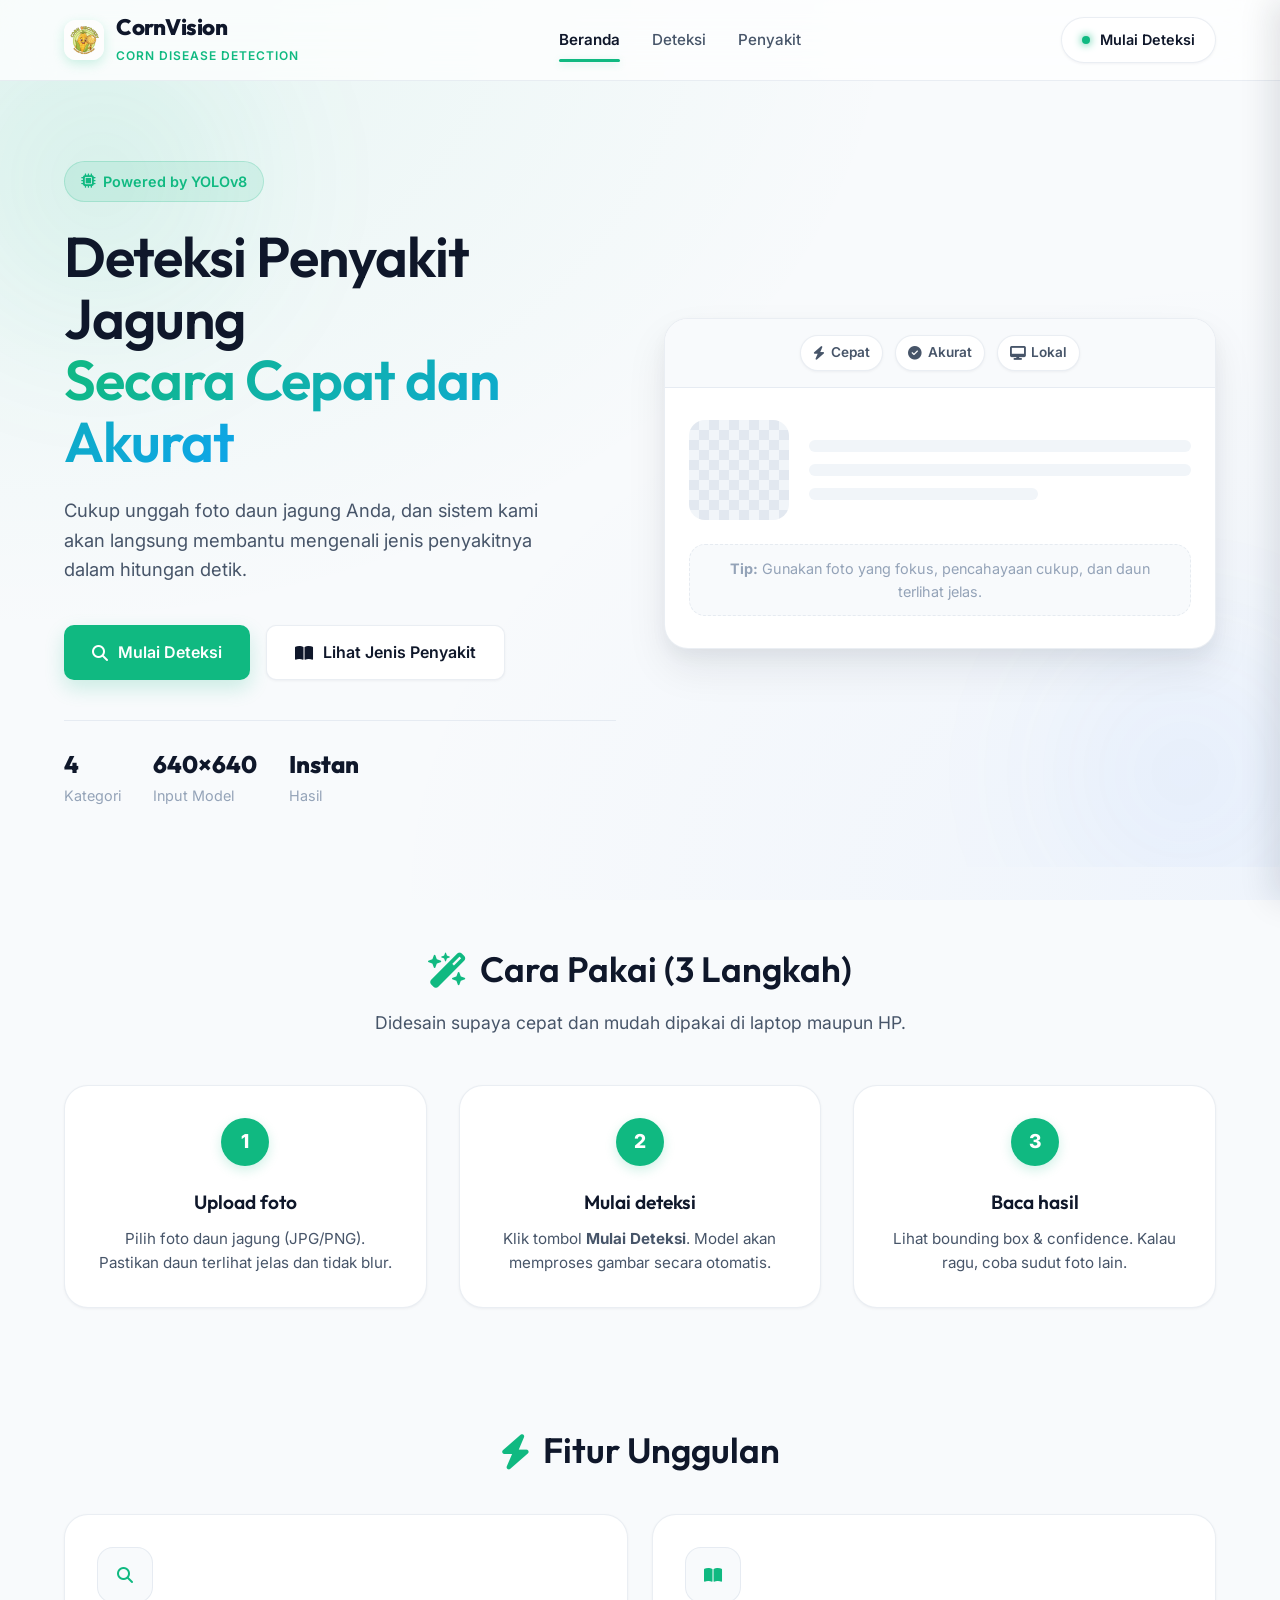
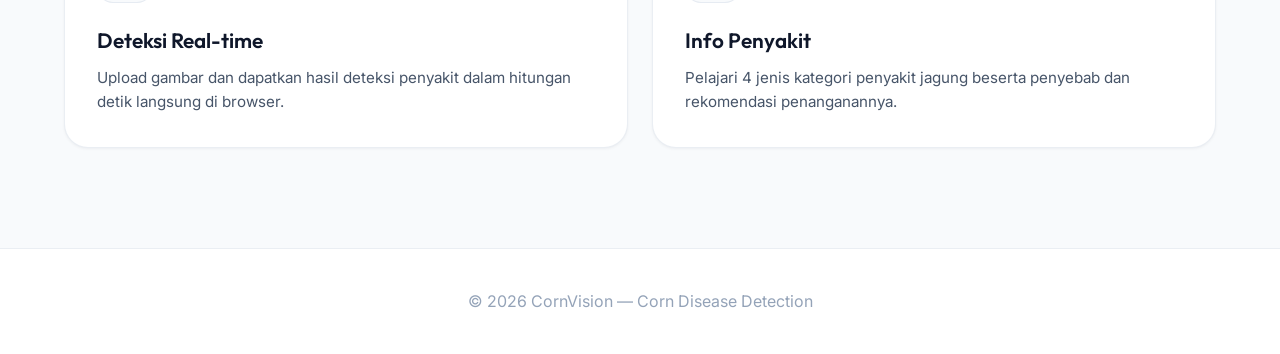
<file: index.html>
<!DOCTYPE html>
<html lang="id">

<head>
    <meta charset="UTF-8">
    <meta name="viewport" content="width=device-width, initial-scale=1.0">
    <title>CornVision — Deteksi Penyakit Jagung</title>
    <meta name="description"
        content="Aplikasi deteksi penyakit jagung menggunakan AI YOLOv8. Identifikasi Blight, Common Rust, dan Gray Leaf Spot secara instan.">
    <link rel="preconnect" href="https://fonts.googleapis.com">
    <link rel="preconnect" href="https://fonts.gstatic.com" crossorigin>
    <link href="https://fonts.googleapis.com/css2?family=Inter:wght@300;400;500;600;700;800&display=swap"
        rel="stylesheet">
    <link rel="stylesheet" href="https://cdnjs.cloudflare.com/ajax/libs/font-awesome/6.5.0/css/all.min.css">
    <link rel="stylesheet" href="style.css">
</head>

<body>
    <!-- Header -->
    <header class="header">
        <div class="container">
            <div class="header-inner">
                <a href="index.html" class="logo">
                    <img src="logo.png" alt="CornVision" class="logo-img">
                    <div>
                        <h1>CornVision</h1>
                        <span class="logo-subtitle">Corn Disease Detection</span>
                    </div>
                </a>
                <nav class="nav" id="mainNav">
                    <a class="nav-link active" href="index.html">Beranda</a>
                    <a class="nav-link" href="deteksi.html">Deteksi</a>
                    <a class="nav-link" href="penyakit.html">Penyakit</a>
                </nav>
                <a href="deteksi.html" class="header-badge" id="headerCTA">
                    <span class="status-dot"></span>
                    <span>Mulai Deteksi</span>
                </a>
                <button class="hamburger" id="hamburger" aria-label="Buka menu" aria-expanded="false">
                    <span></span><span></span><span></span>
                </button>
            </div>
        </div>
    </header>

    <!-- Hero -->
    <section class="hero">
        <div class="hero-blobs" aria-hidden="true">
            <div class="blob blob-1"></div>
            <div class="blob blob-2"></div>
        </div>
        <div class="container">
            <div class="hero-layout">
                <div class="hero-content">
                    <span class="hero-badge"><i class="fa-solid fa-microchip"></i> Powered by YOLOv8</span>
                    <h2>Deteksi Penyakit Jagung <br><span class="gradient-text">Secara Cepat dan Akurat</span></h2>
                    <p>Cukup unggah foto daun jagung Anda, dan sistem kami akan langsung membantu mengenali jenis
                        penyakitnya dalam hitungan detik.</p>
                    <div class="hero-actions">
                        <a class="btn-primary" href="deteksi.html"><i class="fa-solid fa-magnifying-glass"></i> Mulai
                            Deteksi</a>
                        <a class="btn-secondary" href="penyakit.html"><i class="fa-solid fa-book-open"></i> Lihat Jenis
                            Penyakit</a>
                    </div>
                    <div class="hero-stats" aria-label="Ringkasan kemampuan">
                        <div class="stat">
                            <div class="stat-value">4</div>
                            <div class="stat-label">Kategori</div>
                        </div>
                        <div class="stat">
                            <div class="stat-value">640×640</div>
                            <div class="stat-label">Input Model</div>
                        </div>
                        <div class="stat">
                            <div class="stat-value">Instan</div>
                            <div class="stat-label">Hasil</div>
                        </div>
                    </div>
                </div>

                <aside class="hero-panel" aria-label="Preview fitur">
                    <div class="hero-panel-card">
                        <div class="hero-panel-top">
                            <span class="pill"><i class="fa-solid fa-bolt"></i> Cepat</span>
                            <span class="pill"><i class="fa-solid fa-circle-check"></i> Akurat</span>
                            <span class="pill"><i class="fa-solid fa-desktop"></i> Lokal</span>
                        </div>
                        <div class="hero-panel-body">
                            <div class="mini-preview">
                                <div class="mini-image" aria-hidden="true"></div>
                                <div class="mini-lines" aria-hidden="true">
                                    <div class="line"></div>
                                    <div class="line"></div>
                                    <div class="line short"></div>
                                </div>
                            </div>
                            <div class="hero-panel-note">
                                <strong>Tip:</strong> Gunakan foto yang fokus, pencahayaan cukup, dan daun terlihat
                                jelas.
                            </div>
                        </div>
                    </div>
                </aside>
            </div>
        </div>
    </section>

    <!-- Cara Pakai -->
    <main class="main-content">
        <div class="container">
            <section class="steps-section" id="cara-kerja" aria-label="Cara menggunakan">
                <div class="steps-header">
                    <h3 class="section-title"><i class="fa-solid fa-wand-magic-sparkles"
                            style="color:var(--primary)"></i> Cara Pakai (3 Langkah)</h3>
                    <p class="section-subtitle">Didesain supaya cepat dan mudah dipakai di laptop maupun HP.</p>
                </div>
                <div class="steps-grid">
                    <div class="step-card">
                        <div class="step-num">1</div>
                        <h4>Upload foto</h4>
                        <p>Pilih foto daun jagung (JPG/PNG). Pastikan daun terlihat jelas dan tidak blur.</p>
                    </div>
                    <div class="step-card">
                        <div class="step-num">2</div>
                        <h4>Mulai deteksi</h4>
                        <p>Klik tombol <strong>Mulai Deteksi</strong>. Model akan memproses gambar secara otomatis.</p>
                    </div>
                    <div class="step-card">
                        <div class="step-num">3</div>
                        <h4>Baca hasil</h4>
                        <p>Lihat bounding box &amp; confidence. Kalau ragu, coba sudut foto lain.</p>
                    </div>
                </div>
            </section>

            <!-- Quick Feature Cards -->
            <section class="features-section">
                <h3 class="section-title"><i class="fa-solid fa-bolt" style="color:var(--primary)"></i> Fitur Unggulan
                </h3>
                <div class="disease-grid">
                    <a href="deteksi.html" class="disease-card blight" style="text-decoration:none; color:inherit;">
                        <div class="disease-icon"><i class="fa-solid fa-magnifying-glass"></i></div>
                        <h4>Deteksi Real-time</h4>
                        <p>Upload gambar dan dapatkan hasil deteksi penyakit dalam hitungan detik langsung di browser.
                        </p>
                    </a>
                    <a href="penyakit.html" class="disease-card rust" style="text-decoration:none; color:inherit;">
                        <div class="disease-icon"><i class="fa-solid fa-book-open"></i></div>
                        <h4>Info Penyakit</h4>
                        <p>Pelajari 4 jenis kategori penyakit jagung beserta penyebab dan rekomendasi penanganannya.</p>
                    </a>
                </div>
            </section>
        </div>
    </main>

    <!-- Footer -->
    <footer class="footer">
        <div class="container">
            <p>© 2026 CornVision — Corn Disease Detection</p>
        </div>
    </footer>
    <!-- Mobile Nav Overlay -->
    <div class="mobile-nav-overlay" id="mobileNavOverlay"></div>
    <nav class="mobile-nav" id="mobileNav" aria-label="Menu mobile">
        <div class="mobile-nav-header">
            <span class="mobile-nav-title">Menu</span>
            <button class="mobile-nav-close" id="mobileNavClose" aria-label="Tutup menu">✕</button>
        </div>
        <a class="mobile-nav-link active" href="index.html"><i class="fa-solid fa-house"></i> Beranda</a>
        <a class="mobile-nav-link" href="deteksi.html"><i class="fa-solid fa-magnifying-glass"></i> Deteksi</a>
        <a class="mobile-nav-link" href="penyakit.html"><i class="fa-solid fa-book-open"></i> Penyakit</a>
        <a href="deteksi.html" class="mobile-nav-cta"><i class="fa-solid fa-bolt"></i> Mulai Deteksi</a>
    </nav>
    <script>
    (function(){
        var ham=document.getElementById('hamburger'),
            nav=document.getElementById('mobileNav'),
            overlay=document.getElementById('mobileNavOverlay'),
            cls=document.getElementById('mobileNavClose');
        function open(){nav.classList.add('open');overlay.classList.add('open');ham.classList.add('open');ham.setAttribute('aria-expanded','true');}
        function close(){nav.classList.remove('open');overlay.classList.remove('open');ham.classList.remove('open');ham.setAttribute('aria-expanded','false');}
        ham.addEventListener('click',open);
        cls.addEventListener('click',close);
        overlay.addEventListener('click',close);
    })();
    </script>
</body>

</html>
</file>
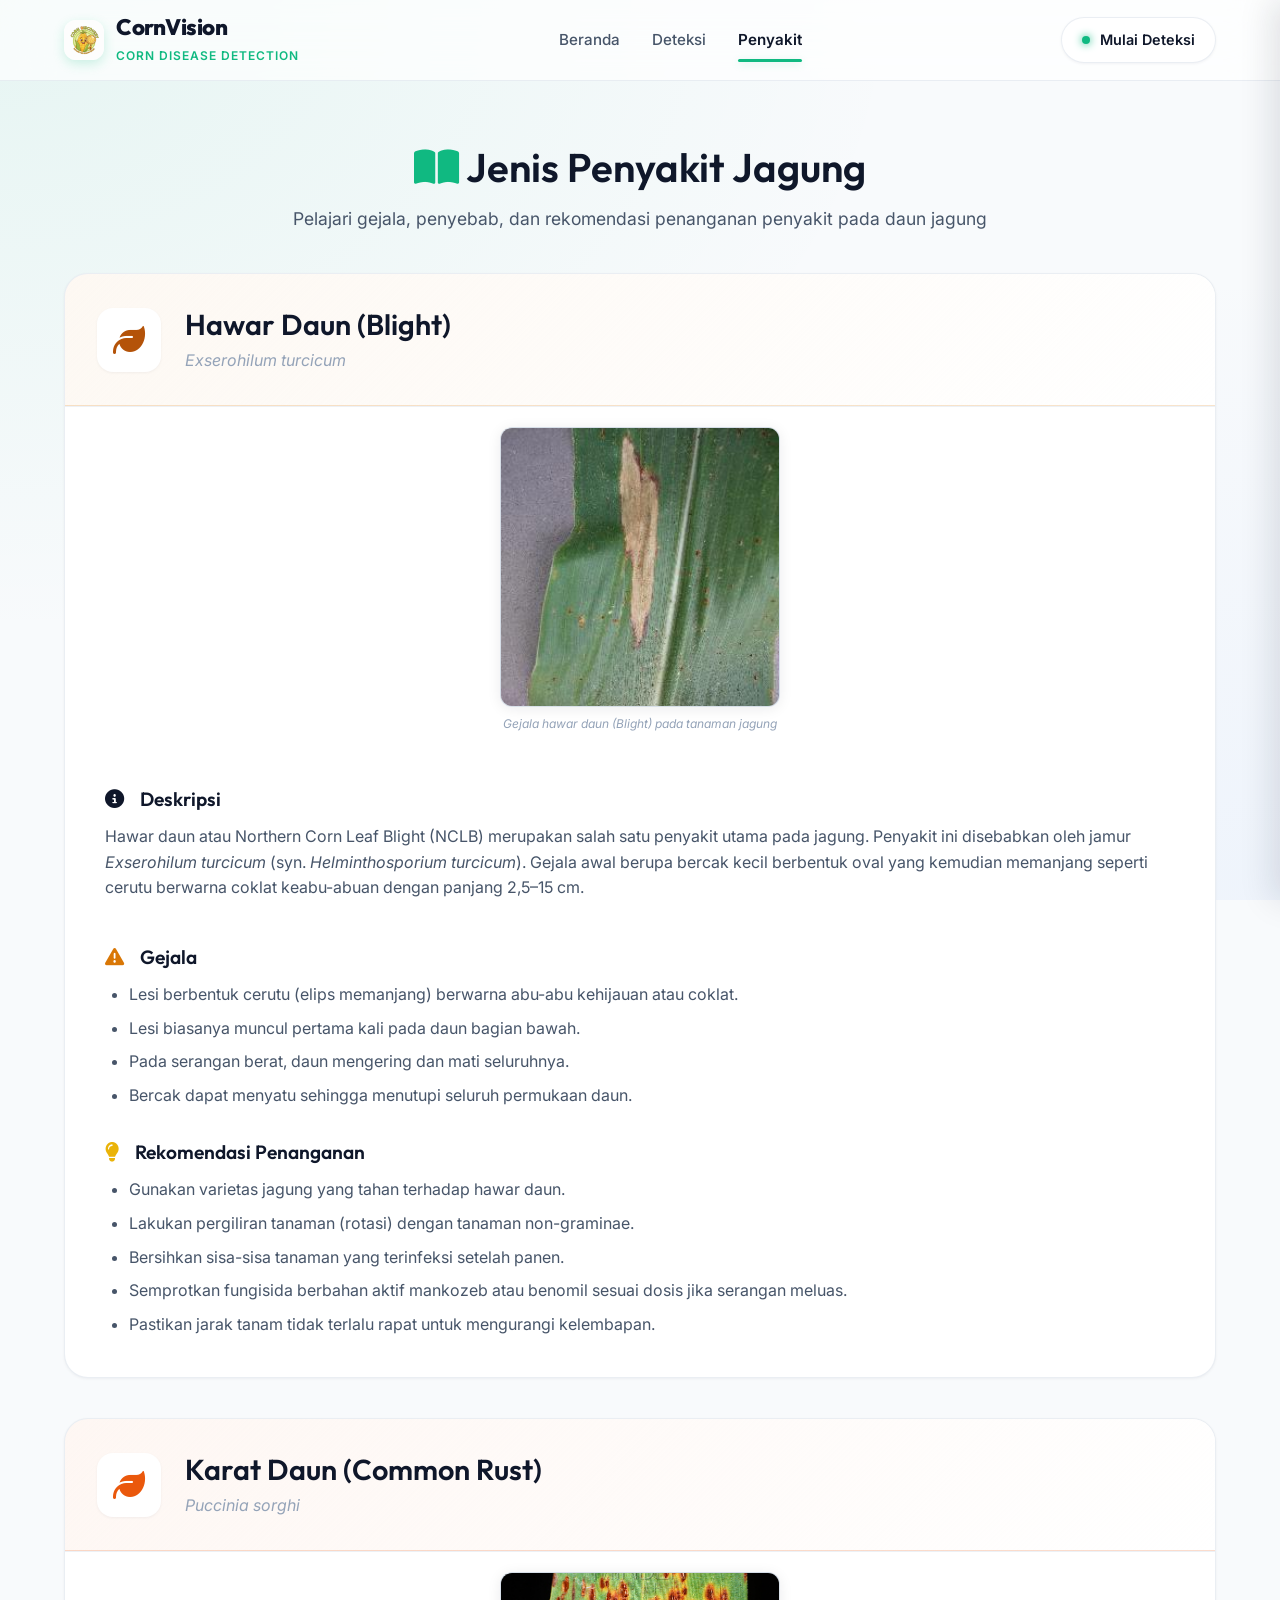
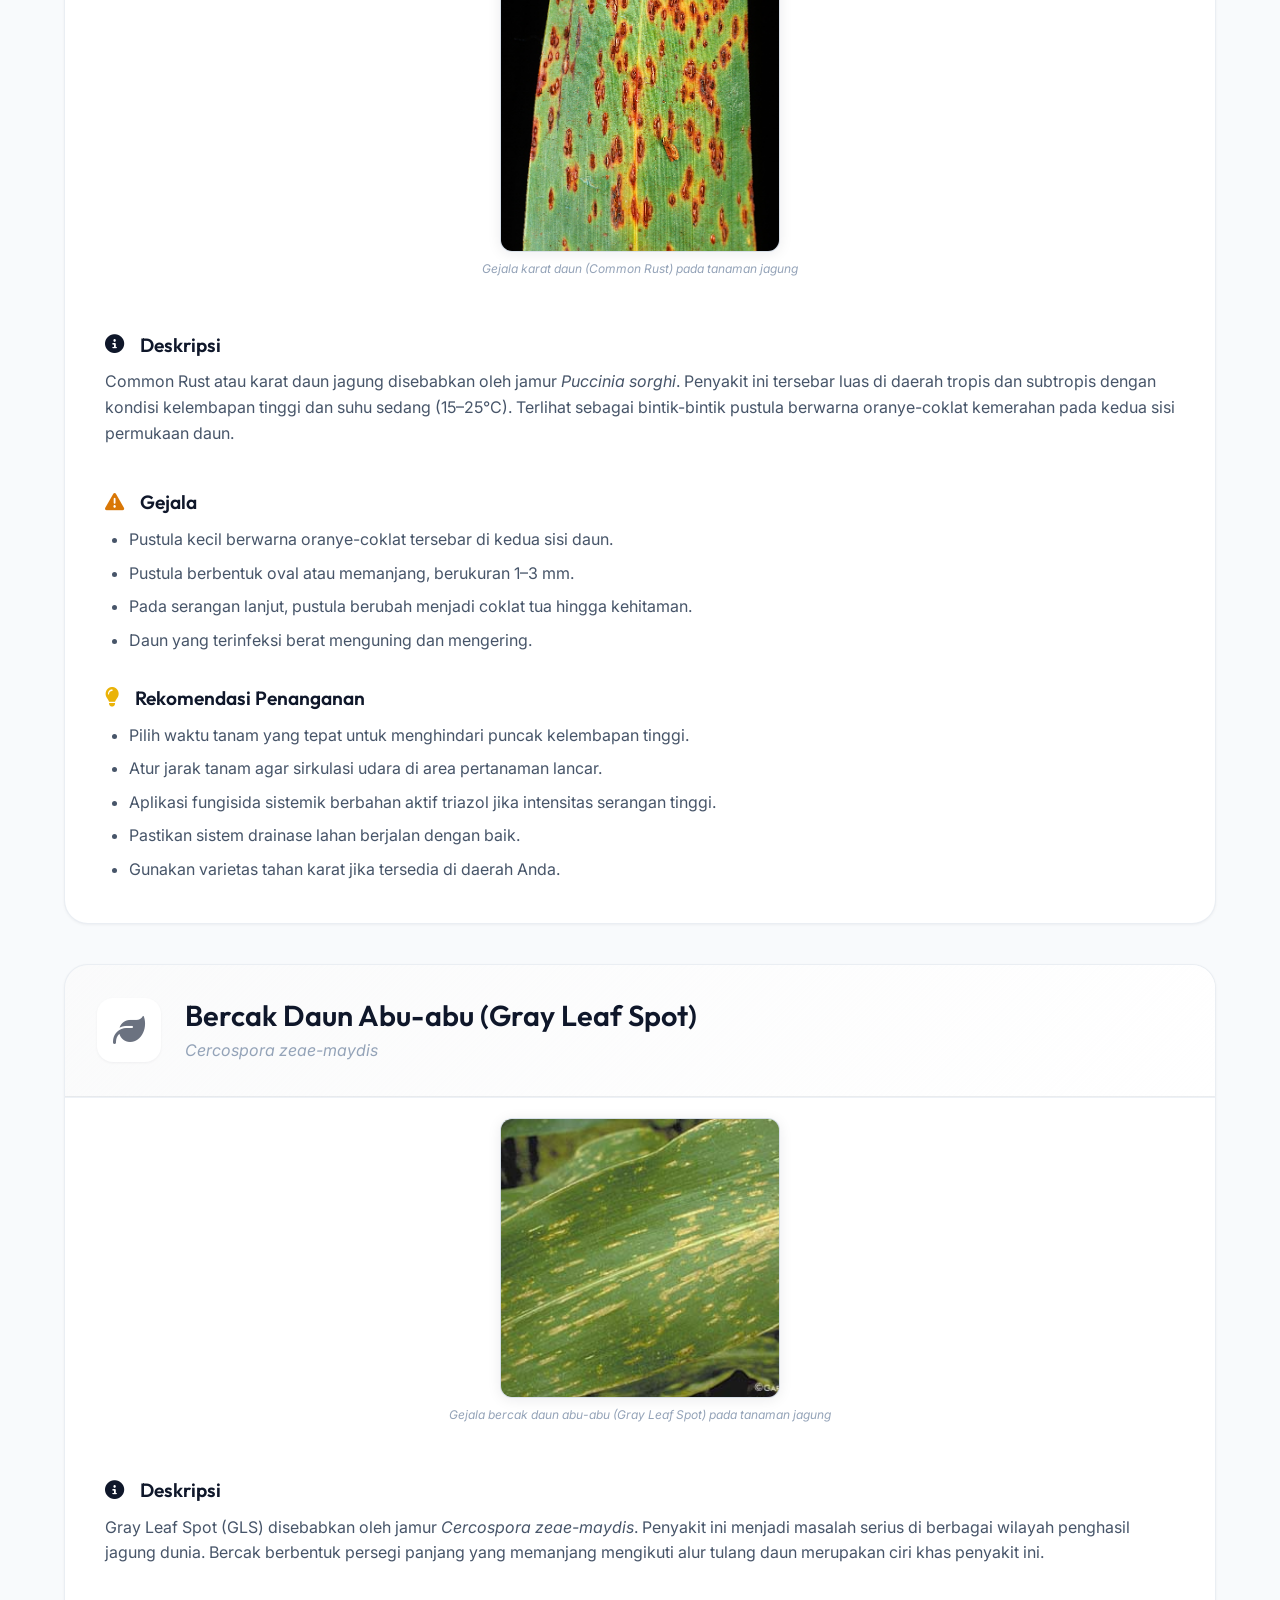
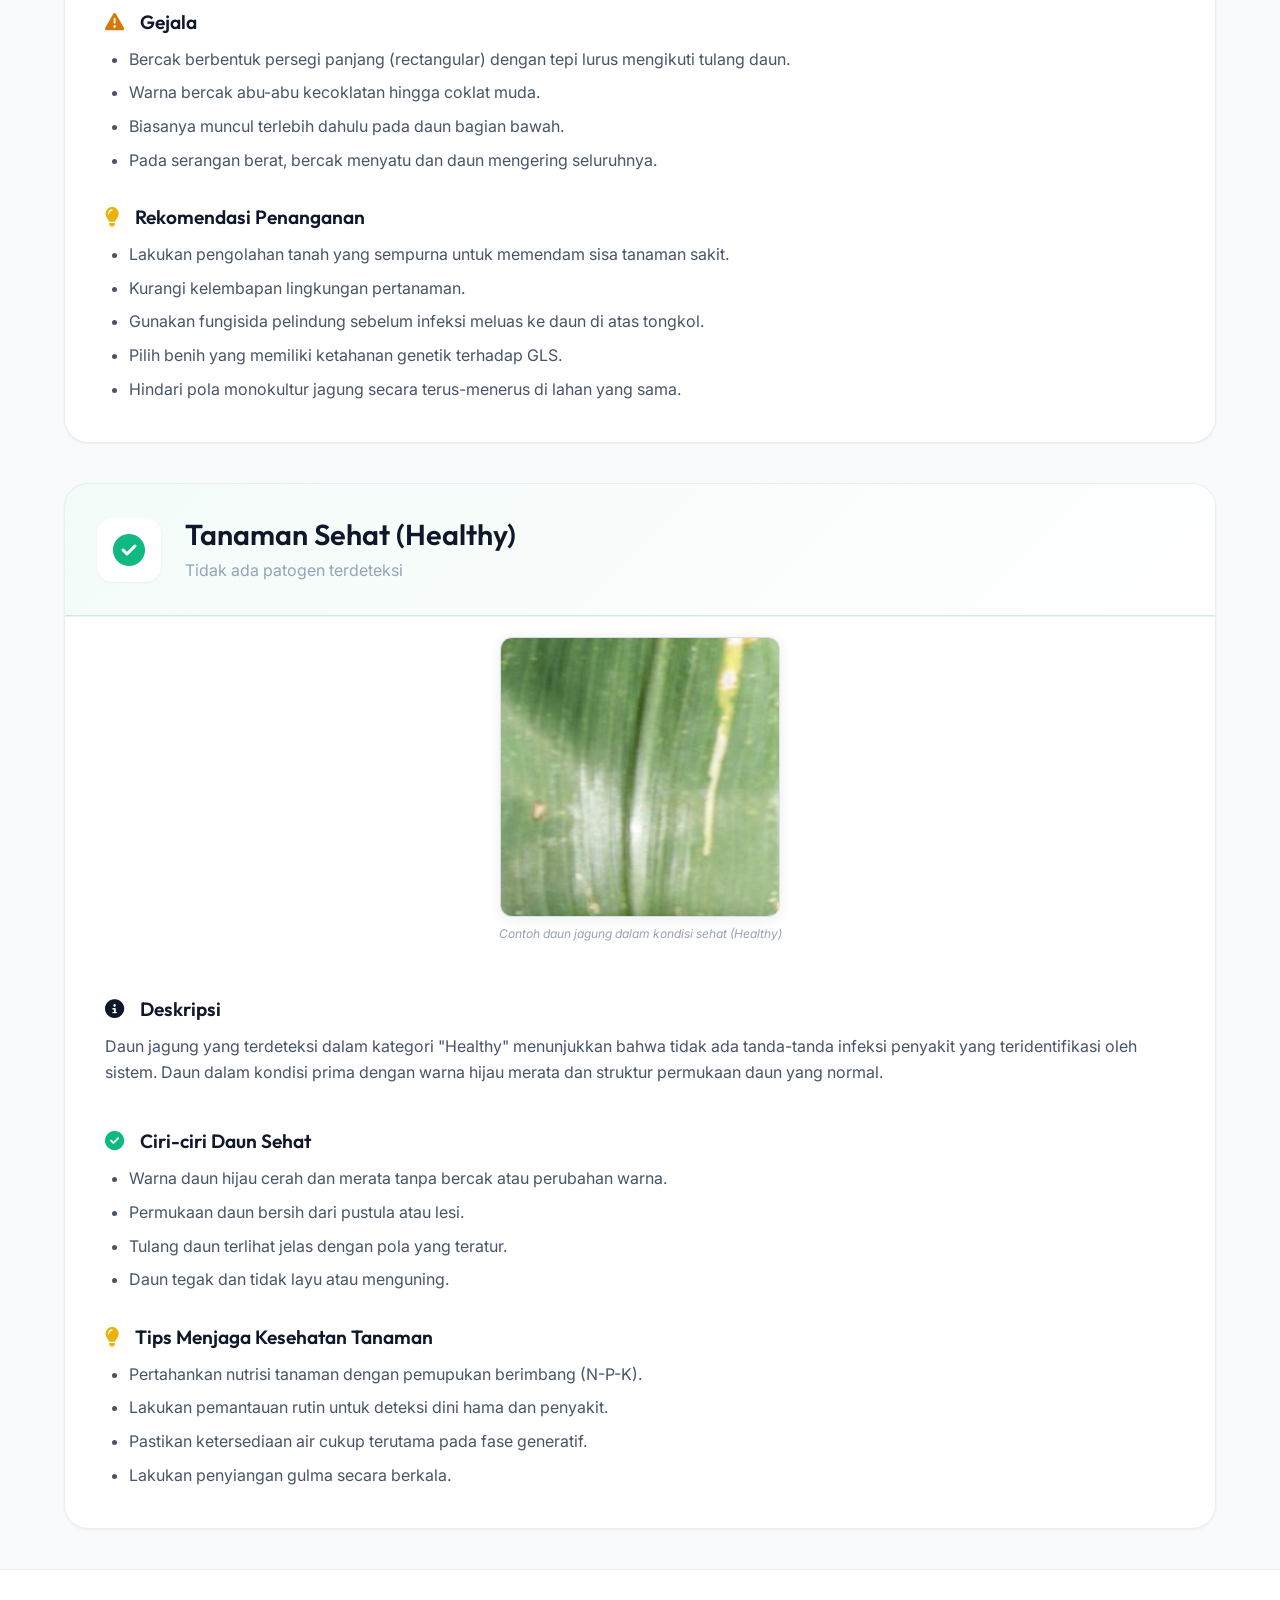
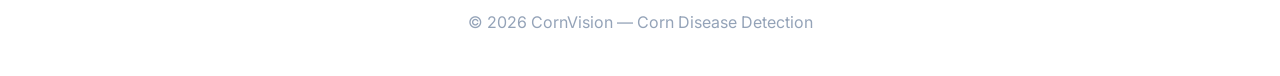
<file: penyakit.html>
<!DOCTYPE html>
<html lang="id">
<head>
    <meta charset="UTF-8">
    <meta name="viewport" content="width=device-width, initial-scale=1.0">
    <title>Jenis Penyakit Jagung — CornVision</title>
    <meta name="description" content="Informasi lengkap tentang penyakit jagung: Blight, Common Rust, Gray Leaf Spot, dan Healthy. Pelajari gejala, penyebab, dan cara penanganannya.">
    <link rel="preconnect" href="https://fonts.googleapis.com">
    <link rel="preconnect" href="https://fonts.gstatic.com" crossorigin>
    <link href="https://fonts.googleapis.com/css2?family=Inter:wght@300;400;500;600;700;800&display=swap" rel="stylesheet">
    <link rel="stylesheet" href="https://cdnjs.cloudflare.com/ajax/libs/font-awesome/6.5.0/css/all.min.css">
    <link rel="stylesheet" href="style.css">
</head>
<body>
    <!-- Header -->
    <header class="header">
        <div class="container">
            <div class="header-inner">
                <a href="index.html" class="logo">
                    <img src="logo.png" alt="CornVision" class="logo-img">
                    <div>
                        <h1>CornVision</h1>
                        <span class="logo-subtitle">Corn Disease Detection</span>
                    </div>
                </a>
                <nav class="nav" id="mainNav">
                    <a class="nav-link" href="index.html">Beranda</a>
                    <a class="nav-link" href="deteksi.html">Deteksi</a>
                    <a class="nav-link active" href="penyakit.html">Penyakit</a>
                </nav>
                <a href="deteksi.html" class="header-badge">
                    <span class="status-dot"></span>
                    <span>Mulai Deteksi</span>
                </a>
                <button class="hamburger" id="hamburger" aria-label="Buka menu" aria-expanded="false">
                    <span></span><span></span><span></span>
                </button>
            </div>
        </div>
    </header>

    <!-- Page Title -->
    <section class="page-header">
        <div class="container">
            <h2 class="page-title"><i class="fa-solid fa-book-open" style="color:var(--primary)"></i> Jenis Penyakit Jagung</h2>
            <p class="page-subtitle">Pelajari gejala, penyebab, dan rekomendasi penanganan penyakit pada daun jagung</p>
        </div>
    </section>

    <main class="main-content">
        <div class="container">

            <!-- Blight -->
            <section class="disease-detail-card">
                <div class="disease-detail-header blight-bg">
                    <span class="disease-detail-icon"><i class="fa-solid fa-leaf" style="font-size:32px;color:#b45309"></i></span>
                    <div>
                        <h3>Hawar Daun (Blight)</h3>
                        <p class="disease-detail-latin"><em>Exserohilum turcicum</em></p>
                    </div>
                </div>
                <div class="disease-img-wrapper">
                    <div class="disease-img-frame">
                        <img src="img_blight.jpg" alt="Foto penyakit Hawar Daun (Blight) pada daun jagung" class="disease-img" onerror="this.closest('.disease-img-frame').classList.add('no-img')">
                        <div class="disease-img-placeholder"><i class="fa-solid fa-image"></i><span>Foto Hawar Daun (Blight)</span></div>
                    </div>
                    <p class="disease-img-caption">Gejala hawar daun (Blight) pada tanaman jagung</p>
                </div>
                <div class="disease-detail-body">
                    <div class="detail-section">
                        <h4><i class="fa-solid fa-circle-info" style="margin-right:6px"></i> Deskripsi</h4>
                        <p>Hawar daun atau Northern Corn Leaf Blight (NCLB) merupakan salah satu penyakit utama pada jagung. Penyakit ini disebabkan oleh jamur <em>Exserohilum turcicum</em> (syn. <em>Helminthosporium turcicum</em>). Gejala awal berupa bercak kecil berbentuk oval yang kemudian memanjang seperti cerutu berwarna coklat keabu-abuan dengan panjang 2,5–15 cm.</p>
                    </div>
                    <div class="detail-section">
                        <h4><i class="fa-solid fa-triangle-exclamation" style="margin-right:6px;color:#d97706"></i> Gejala</h4>
                        <ul>
                            <li>Lesi berbentuk cerutu (elips memanjang) berwarna abu-abu kehijauan atau coklat.</li>
                            <li>Lesi biasanya muncul pertama kali pada daun bagian bawah.</li>
                            <li>Pada serangan berat, daun mengering dan mati seluruhnya.</li>
                            <li>Bercak dapat menyatu sehingga menutupi seluruh permukaan daun.</li>
                        </ul>
                    </div>
                    <div class="detail-section">
                        <h4><i class="fa-solid fa-lightbulb" style="margin-right:6px;color:#eab308"></i> Rekomendasi Penanganan</h4>
                        <ul>
                            <li>Gunakan varietas jagung yang tahan terhadap hawar daun.</li>
                            <li>Lakukan pergiliran tanaman (rotasi) dengan tanaman non-graminae.</li>
                            <li>Bersihkan sisa-sisa tanaman yang terinfeksi setelah panen.</li>
                            <li>Semprotkan fungisida berbahan aktif mankozeb atau benomil sesuai dosis jika serangan meluas.</li>
                            <li>Pastikan jarak tanam tidak terlalu rapat untuk mengurangi kelembapan.</li>
                        </ul>
                    </div>
                </div>
            </section>

            <!-- Common Rust -->
            <section class="disease-detail-card">
                <div class="disease-detail-header rust-bg">
                    <span class="disease-detail-icon"><i class="fa-solid fa-leaf" style="font-size:32px;color:#ea580c"></i></span>
                    <div>
                        <h3>Karat Daun (Common Rust)</h3>
                        <p class="disease-detail-latin"><em>Puccinia sorghi</em></p>
                    </div>
                </div>
                <div class="disease-img-wrapper">
                    <div class="disease-img-frame">
                        <img src="img_rust.jpg" alt="Foto penyakit Karat Daun (Common Rust) pada daun jagung" class="disease-img" onerror="this.closest('.disease-img-frame').classList.add('no-img')">
                        <div class="disease-img-placeholder"><i class="fa-solid fa-image"></i><span>Foto Karat Daun (Common Rust)</span></div>
                    </div>
                    <p class="disease-img-caption">Gejala karat daun (Common Rust) pada tanaman jagung</p>
                </div>
                <div class="disease-detail-body">
                    <div class="detail-section">
                        <h4><i class="fa-solid fa-circle-info" style="margin-right:6px"></i> Deskripsi</h4>
                        <p>Common Rust atau karat daun jagung disebabkan oleh jamur <em>Puccinia sorghi</em>. Penyakit ini tersebar luas di daerah tropis dan subtropis dengan kondisi kelembapan tinggi dan suhu sedang (15–25°C). Terlihat sebagai bintik-bintik pustula berwarna oranye-coklat kemerahan pada kedua sisi permukaan daun.</p>
                    </div>
                    <div class="detail-section">
                        <h4><i class="fa-solid fa-triangle-exclamation" style="margin-right:6px;color:#d97706"></i> Gejala</h4>
                        <ul>
                            <li>Pustula kecil berwarna oranye-coklat tersebar di kedua sisi daun.</li>
                            <li>Pustula berbentuk oval atau memanjang, berukuran 1–3 mm.</li>
                            <li>Pada serangan lanjut, pustula berubah menjadi coklat tua hingga kehitaman.</li>
                            <li>Daun yang terinfeksi berat menguning dan mengering.</li>
                        </ul>
                    </div>
                    <div class="detail-section">
                        <h4><i class="fa-solid fa-lightbulb" style="margin-right:6px;color:#eab308"></i> Rekomendasi Penanganan</h4>
                        <ul>
                            <li>Pilih waktu tanam yang tepat untuk menghindari puncak kelembapan tinggi.</li>
                            <li>Atur jarak tanam agar sirkulasi udara di area pertanaman lancar.</li>
                            <li>Aplikasi fungisida sistemik berbahan aktif triazol jika intensitas serangan tinggi.</li>
                            <li>Pastikan sistem drainase lahan berjalan dengan baik.</li>
                            <li>Gunakan varietas tahan karat jika tersedia di daerah Anda.</li>
                        </ul>
                    </div>
                </div>
            </section>

            <!-- Gray Leaf Spot -->
            <section class="disease-detail-card">
                <div class="disease-detail-header gray-bg">
                    <span class="disease-detail-icon"><i class="fa-solid fa-leaf" style="font-size:32px;color:#6b7280"></i></span>
                    <div>
                        <h3>Bercak Daun Abu-abu (Gray Leaf Spot)</h3>
                        <p class="disease-detail-latin"><em>Cercospora zeae-maydis</em></p>
                    </div>
                </div>
                <div class="disease-img-wrapper">
                    <div class="disease-img-frame">
                        <img src="img_gray.jpg" alt="Foto penyakit Bercak Daun Abu-abu (Gray Leaf Spot) pada daun jagung" class="disease-img" onerror="this.closest('.disease-img-frame').classList.add('no-img')">
                        <div class="disease-img-placeholder"><i class="fa-solid fa-image"></i><span>Foto Bercak Abu-abu (Gray Leaf Spot)</span></div>
                    </div>
                    <p class="disease-img-caption">Gejala bercak daun abu-abu (Gray Leaf Spot) pada tanaman jagung</p>
                </div>
                <div class="disease-detail-body">
                    <div class="detail-section">
                        <h4><i class="fa-solid fa-circle-info" style="margin-right:6px"></i> Deskripsi</h4>
                        <p>Gray Leaf Spot (GLS) disebabkan oleh jamur <em>Cercospora zeae-maydis</em>. Penyakit ini menjadi masalah serius di berbagai wilayah penghasil jagung dunia. Bercak berbentuk persegi panjang yang memanjang mengikuti alur tulang daun merupakan ciri khas penyakit ini.</p>
                    </div>
                    <div class="detail-section">
                        <h4><i class="fa-solid fa-triangle-exclamation" style="margin-right:6px;color:#d97706"></i> Gejala</h4>
                        <ul>
                            <li>Bercak berbentuk persegi panjang (rectangular) dengan tepi lurus mengikuti tulang daun.</li>
                            <li>Warna bercak abu-abu kecoklatan hingga coklat muda.</li>
                            <li>Biasanya muncul terlebih dahulu pada daun bagian bawah.</li>
                            <li>Pada serangan berat, bercak menyatu dan daun mengering seluruhnya.</li>
                        </ul>
                    </div>
                    <div class="detail-section">
                        <h4><i class="fa-solid fa-lightbulb" style="margin-right:6px;color:#eab308"></i> Rekomendasi Penanganan</h4>
                        <ul>
                            <li>Lakukan pengolahan tanah yang sempurna untuk memendam sisa tanaman sakit.</li>
                            <li>Kurangi kelembapan lingkungan pertanaman.</li>
                            <li>Gunakan fungisida pelindung sebelum infeksi meluas ke daun di atas tongkol.</li>
                            <li>Pilih benih yang memiliki ketahanan genetik terhadap GLS.</li>
                            <li>Hindari pola monokultur jagung secara terus-menerus di lahan yang sama.</li>
                        </ul>
                    </div>
                </div>
            </section>

            <!-- Healthy -->
            <section class="disease-detail-card">
                <div class="disease-detail-header healthy-bg">
                    <span class="disease-detail-icon"><i class="fa-solid fa-circle-check" style="font-size:32px;color:var(--primary)"></i></span>
                    <div>
                        <h3>Tanaman Sehat (Healthy)</h3>
                        <p class="disease-detail-latin">Tidak ada patogen terdeteksi</p>
                    </div>
                </div>
                <div class="disease-img-wrapper">
                    <div class="disease-img-frame">
                        <img src="img_healthy.jpg" alt="Foto daun jagung sehat (Healthy)" class="disease-img" onerror="this.closest('.disease-img-frame').classList.add('no-img')">
                        <div class="disease-img-placeholder"><i class="fa-solid fa-image"></i><span>Foto Tanaman Sehat (Healthy)</span></div>
                    </div>
                    <p class="disease-img-caption">Contoh daun jagung dalam kondisi sehat (Healthy)</p>
                </div>
                <div class="disease-detail-body">
                    <div class="detail-section">
                        <h4><i class="fa-solid fa-circle-info" style="margin-right:6px"></i> Deskripsi</h4>
                        <p>Daun jagung yang terdeteksi dalam kategori "Healthy" menunjukkan bahwa tidak ada tanda-tanda infeksi penyakit yang teridentifikasi oleh sistem. Daun dalam kondisi prima dengan warna hijau merata dan struktur permukaan daun yang normal.</p>
                    </div>
                    <div class="detail-section">
                        <h4><i class="fa-solid fa-circle-check" style="margin-right:6px;color:var(--primary)"></i> Ciri-ciri Daun Sehat</h4>
                        <ul>
                            <li>Warna daun hijau cerah dan merata tanpa bercak atau perubahan warna.</li>
                            <li>Permukaan daun bersih dari pustula atau lesi.</li>
                            <li>Tulang daun terlihat jelas dengan pola yang teratur.</li>
                            <li>Daun tegak dan tidak layu atau menguning.</li>
                        </ul>
                    </div>
                    <div class="detail-section">
                        <h4><i class="fa-solid fa-lightbulb" style="margin-right:6px;color:#eab308"></i> Tips Menjaga Kesehatan Tanaman</h4>
                        <ul>
                            <li>Pertahankan nutrisi tanaman dengan pemupukan berimbang (N-P-K).</li>
                            <li>Lakukan pemantauan rutin untuk deteksi dini hama dan penyakit.</li>
                            <li>Pastikan ketersediaan air cukup terutama pada fase generatif.</li>
                            <li>Lakukan penyiangan gulma secara berkala.</li>
                        </ul>
                    </div>
                </div>
            </section>

        </div>
    </main>

    <!-- Footer -->
    <footer class="footer">
        <div class="container">
            <p>© 2026 CornVision — Corn Disease Detection</p>
        </div>
    </footer>
    <!-- Mobile Nav Overlay -->
    <div class="mobile-nav-overlay" id="mobileNavOverlay"></div>
    <nav class="mobile-nav" id="mobileNav" aria-label="Menu mobile">
        <div class="mobile-nav-header">
            <span class="mobile-nav-title">Menu</span>
            <button class="mobile-nav-close" id="mobileNavClose" aria-label="Tutup menu">✕</button>
        </div>
        <a class="mobile-nav-link" href="index.html"><i class="fa-solid fa-house"></i> Beranda</a>
        <a class="mobile-nav-link" href="deteksi.html"><i class="fa-solid fa-magnifying-glass"></i> Deteksi</a>
        <a class="mobile-nav-link active" href="penyakit.html"><i class="fa-solid fa-book-open"></i> Penyakit</a>
        <a href="deteksi.html" class="mobile-nav-cta"><i class="fa-solid fa-bolt"></i> Mulai Deteksi</a>
    </nav>
    <script>
    (function(){
        var ham=document.getElementById('hamburger'),
            nav=document.getElementById('mobileNav'),
            overlay=document.getElementById('mobileNavOverlay'),
            cls=document.getElementById('mobileNavClose');
        function open(){nav.classList.add('open');overlay.classList.add('open');ham.classList.add('open');ham.setAttribute('aria-expanded','true');}
        function close(){nav.classList.remove('open');overlay.classList.remove('open');ham.classList.remove('open');ham.setAttribute('aria-expanded','false');}
        ham.addEventListener('click',open);
        cls.addEventListener('click',close);
        overlay.addEventListener('click',close);
    })();
    </script>
</body>
</html>
</file>
<file: style.css>
/* ============================================
   CornVision — Modern Light Theme
   ============================================ */
@import url('https://fonts.googleapis.com/css2?family=Inter:wght@300;400;500;600;700;800&family=Outfit:wght@400;600;800&display=swap');

:root {
    /* Premium Light Theme Colors */
    --bg-main: #f8fafc; /* Slate 50 */
    --bg-card: rgba(255, 255, 255, 0.85); /* Semi-transparent white for glassmorphism */
    --border: rgba(203, 213, 225, 0.4); /* Slate 300 with opacity */
    --border-light: rgba(226, 232, 240, 0.6);
    --text-main: #0f172a; /* Slate 900 */
    --text-secondary: #475569; /* Slate 600 */
    --text-muted: #94a3b8; /* Slate 400 */
    
    /* Primary Accent (Emerald/Green) */
    --primary: #10b981;
    --primary-glow: rgba(16, 185, 129, 0.2);
    --primary-100: #d1fae5;
    --primary-900: #064e3b;
    --accent: #059669;

    /* Shadow */
    --shadow-sm: 0 1px 3px rgba(15, 23, 42, 0.05);
    --shadow-md: 0 4px 12px rgba(15, 23, 42, 0.05), 0 2px 4px rgba(15, 23, 42, 0.05);
    --shadow-lg: 0 20px 40px rgba(15, 23, 42, 0.08), 0 8px 16px rgba(15, 23, 42, 0.04);
    
    /* Layout */
    --radius-sm: 10px;
    --radius: 16px;
    --radius-lg: 24px;
    --transition: all 0.3s cubic-bezier(0.4, 0, 0.2, 1);
    --transition-fast: all 0.15s ease;
}

/* Base Styles */
* {
    margin: 0;
    padding: 0;
    box-sizing: border-box;
}

body {
    font-family: 'Inter', sans-serif;
    background-color: var(--bg-main);
    color: var(--text-main);
    line-height: 1.6;
    min-height: 100vh;
    display: flex;
    flex-direction: column;
    /* Subtle background pattern/gradient */
    background-image: 
        radial-gradient(at 0% 0%, rgba(16, 185, 129, 0.08) 0px, transparent 50%),
        radial-gradient(at 100% 100%, rgba(59, 130, 246, 0.05) 0px, transparent 50%);
    background-attachment: fixed;
}

h1, h2, h3, h4, h5, h6 {
    font-family: 'Outfit', sans-serif;
    line-height: 1.3;
    font-weight: 600;
}

a {
    text-decoration: none;
    color: inherit;
}

.container {
    width: 100%;
    max-width: 1200px;
    margin: 0 auto;
    padding: 0 24px;
}

/* ============================================
   Glassmorphism Utilities
   ============================================ */
.glass {
    background: var(--bg-card);
    backdrop-filter: blur(20px);
    -webkit-backdrop-filter: blur(20px);
    border: 1px solid var(--border);
    box-shadow: var(--shadow-md);
}

.icon-svg {
    width: 24px;
    height: 24px;
    display: inline-block;
    vertical-align: middle;
}

/* ============================================
   Header & Navigation
   ============================================ */
.header {
    position: sticky;
    top: 0;
    z-index: 100;
    background: rgba(255, 255, 255, 0.7);
    backdrop-filter: blur(24px);
    -webkit-backdrop-filter: blur(24px);
    border-bottom: 1px solid var(--border);
}

.header-inner {
    display: flex;
    justify-content: space-between;
    align-items: center;
    height: 80px;
}

.logo {
    display: flex;
    align-items: center;
    gap: 12px;
}

.logo-img {
    width: 40px;
    height: 40px;
    border-radius: 12px;
    box-shadow: 0 4px 12px rgba(16, 185, 129, 0.2);
}

.logo h1 {
    font-size: 1.4rem;
    font-weight: 800;
    color: var(--text-main);
    letter-spacing: -0.5px;
    margin: 0;
}

.logo-subtitle {
    font-size: 0.75rem;
    color: var(--primary);
    font-weight: 600;
    text-transform: uppercase;
    letter-spacing: 1px;
}

.nav {
    display: flex;
    gap: 32px;
}

.nav-link {
    font-size: 0.95rem;
    font-weight: 500;
    color: var(--text-secondary);
    transition: var(--transition);
    position: relative;
    padding: 8px 0;
}

.nav-link:hover {
    color: var(--primary);
}

.nav-link.active {
    color: var(--text-main);
    font-weight: 600;
}

.nav-link.active::after {
    content: '';
    position: absolute;
    bottom: -2px;
    left: 0;
    width: 100%;
    height: 3px;
    background: var(--primary);
    border-radius: 3px;
    box-shadow: 0 2px 8px var(--primary-glow);
}

.header-badge {
    display: flex;
    align-items: center;
    gap: 10px;
    padding: 10px 20px;
    background: #fff;
    border: 1px solid var(--border);
    border-radius: 100px;
    font-size: 0.9rem;
    font-weight: 600;
    color: var(--text-main);
    transition: var(--transition);
    box-shadow: var(--shadow-sm);
}

.header-badge:hover {
    border-color: var(--primary);
    box-shadow: 0 4px 12px var(--primary-glow);
    transform: translateY(-2px);
}

.status-dot {
    width: 8px;
    height: 8px;
    background: var(--primary);
    border-radius: 50%;
    box-shadow: 0 0 8px var(--primary);
}

/* ============================================
   Buttons
   ============================================ */
.btn-primary {
    display: inline-flex;
    align-items: center;
    justify-content: center;
    gap: 10px;
    padding: 14px 28px;
    background: var(--primary);
    color: #fff;
    font-weight: 600;
    border-radius: var(--radius-sm);
    border: none;
    cursor: pointer;
    transition: var(--transition);
    font-size: 1rem;
    box-shadow: 0 8px 20px var(--primary-glow);
}

.btn-primary:hover {
    background: var(--accent);
    transform: translateY(-2px);
    box-shadow: 0 12px 24px rgba(16, 185, 129, 0.3);
}

.btn-secondary {
    display: inline-flex;
    align-items: center;
    justify-content: center;
    gap: 10px;
    padding: 14px 28px;
    background: #fff;
    color: var(--text-main);
    font-weight: 600;
    border-radius: var(--radius-sm);
    border: 1px solid var(--border);
    cursor: pointer;
    transition: var(--transition);
    font-size: 1rem;
    box-shadow: var(--shadow-sm);
}

.btn-secondary:hover {
    border-color: var(--border-light);
    background: #f8fafc;
    transform: translateY(-2px);
}

.btn-secondary.active {
    border-color: var(--primary);
    background: rgba(16, 185, 129, 0.05);
    color: var(--primary);
}

/* ============================================
   Hero Section (Index)
   ============================================ */
.hero {
    padding: 80px 0 60px;
    position: relative;
    overflow: hidden;
}

/* Blob dekoratif — harus absolute agar tidak memakan ruang layout */
.hero-blobs {
    position: absolute;
    inset: 0;
    pointer-events: none;
    overflow: hidden;
    z-index: 0;
}

.blob {
    position: absolute;
    border-radius: 50%;
    filter: blur(80px);
    opacity: 0.35;
}

.blob-1 {
    width: 400px;
    height: 400px;
    background: radial-gradient(circle, rgba(16, 185, 129, 0.4), transparent 70%);
    top: -100px;
    left: -100px;
}

.blob-2 {
    width: 350px;
    height: 350px;
    background: radial-gradient(circle, rgba(59, 130, 246, 0.3), transparent 70%);
    bottom: -80px;
    right: -80px;
}

/* Pastikan konten hero di atas blob */
.hero > .container {
    position: relative;
    z-index: 1;
}

.hero-layout {
    display: grid;
    grid-template-columns: 1fr 1fr;
    gap: 48px;
    align-items: center;
}

.hero-content {
    text-align: left;
}

.hero-badge {
    display: inline-flex;
    align-items: center;
    gap: 8px;
    padding: 8px 16px;
    background: rgba(16, 185, 129, 0.1);
    border: 1px solid rgba(16, 185, 129, 0.2);
    border-radius: 100px;
    color: var(--primary);
    font-size: 0.9rem;
    font-weight: 600;
    margin-bottom: 24px;
}

.hero h2 {
    font-size: 3.5rem;
    color: var(--text-main);
    margin-bottom: 24px;
    letter-spacing: -1px;
    line-height: 1.1;
}

.gradient-text {
    background: linear-gradient(135deg, var(--primary), #0ea5e9);
    -webkit-background-clip: text;
    -webkit-text-fill-color: transparent;
    background-clip: text;
}

.hero p {
    font-size: 1.15rem;
    color: var(--text-secondary);
    max-width: 500px;
    margin: 0 0 40px 0;
}

.hero-actions {
    display: flex;
    justify-content: flex-start;
    gap: 16px;
    margin-bottom: 40px;
}

.hero-stats {
    display: flex;
    gap: 32px;
    padding-top: 24px;
    border-top: 1px solid var(--border);
}

.stat {
    display: flex;
    flex-direction: column;
}

.stat-value {
    font-size: 1.5rem;
    font-weight: 800;
    color: var(--text-main);
    font-family: 'Outfit', sans-serif;
}

.stat-label {
    font-size: 0.9rem;
    color: var(--text-muted);
}

/* Hero Panel */
.hero-panel {
    position: relative;
}

.hero-panel-card {
    background: #fff;
    border-radius: var(--radius-lg);
    border: 1px solid var(--border);
    box-shadow: var(--shadow-lg);
    overflow: hidden;
}

.hero-panel-top {
    padding: 16px 24px;
    background: #f8fafc;
    border-bottom: 1px solid var(--border);
    display: flex;
    gap: 12px;
    justify-content: center;
}

.pill {
    display: inline-flex;
    align-items: center;
    gap: 6px;
    padding: 6px 12px;
    background: #fff;
    border: 1px solid var(--border);
    border-radius: 100px;
    font-size: 0.85rem;
    font-weight: 600;
    color: var(--text-secondary);
    box-shadow: var(--shadow-sm);
}

.hero-panel-body {
    padding: 32px 24px;
}

.mini-preview {
    display: flex;
    gap: 20px;
    margin-bottom: 24px;
}

.mini-image {
    width: 100px;
    height: 100px;
    background: #e2e8f0;
    border-radius: var(--radius);
    background-image: linear-gradient(45deg, #f1f5f9 25%, transparent 25%), linear-gradient(-45deg, #f1f5f9 25%, transparent 25%), linear-gradient(45deg, transparent 75%, #f1f5f9 75%), linear-gradient(-45deg, transparent 75%, #f1f5f9 75%);
    background-size: 20px 20px;
    background-position: 0 0, 0 10px, 10px -10px, -10px 0px;
}

.mini-lines {
    flex: 1;
    display: flex;
    flex-direction: column;
    justify-content: center;
    gap: 12px;
}

.mini-lines .line {
    height: 12px;
    background: #f1f5f9;
    border-radius: 6px;
    width: 100%;
}

.mini-lines .line.short {
    width: 60%;
}

.hero-panel-note {
    font-size: 0.9rem;
    color: var(--text-muted);
    background: #f8fafc;
    padding: 12px 16px;
    border-radius: var(--radius);
    border: 1px dashed var(--border);
    text-align: center;
}

/* ============================================
   Main Content (Index)
   ============================================ */
.steps-section {
    padding: 80px 0;
}

.steps-header {
    text-align: center;
    margin-bottom: 48px;
}

.section-title {
    font-size: 2.2rem;
    color: var(--text-main);
    margin-bottom: 16px;
    display: flex;
    align-items: center;
    justify-content: center;
    gap: 12px;
}

.section-subtitle {
    font-size: 1.1rem;
    color: var(--text-secondary);
}

.steps-grid {
    display: grid;
    grid-template-columns: repeat(3, 1fr);
    gap: 32px;
}

.step-card {
    background: #fff;
    border: 1px solid var(--border);
    border-radius: var(--radius-lg);
    padding: 32px;
    text-align: center;
    box-shadow: var(--shadow-sm);
    transition: var(--transition);
}

.step-card:hover {
    transform: translateY(-4px);
    box-shadow: var(--shadow-md);
    border-color: var(--primary);
}

.step-num {
    width: 48px;
    height: 48px;
    background: var(--primary);
    color: #fff;
    border-radius: 50%;
    display: flex;
    align-items: center;
    justify-content: center;
    font-size: 1.2rem;
    font-weight: 800;
    margin: 0 auto 24px;
    box-shadow: 0 4px 12px var(--primary-glow);
}

.step-card h4 {
    font-size: 1.2rem;
    color: var(--text-main);
    margin-bottom: 12px;
}

.step-card p {
    color: var(--text-secondary);
    font-size: 0.95rem;
}

.features-section {
    padding: 40px 0 100px;
}

.disease-grid {
    display: grid;
    grid-template-columns: repeat(2, 1fr);
    gap: 24px;
    margin-top: 40px;
}

.disease-card {
    display: flex;
    flex-direction: column;
    padding: 32px;
    background: #fff;
    border: 1px solid var(--border);
    border-radius: var(--radius-lg);
    transition: var(--transition);
    box-shadow: var(--shadow-sm);
}

.disease-card:hover {
    transform: translateY(-4px);
    box-shadow: var(--shadow-md);
    border-color: var(--primary);
}

.disease-icon {
    width: 56px;
    height: 56px;
    background: #f8fafc;
    border-radius: 16px;
    display: flex;
    align-items: center;
    justify-content: center;
    color: var(--primary);
    margin-bottom: 24px;
    border: 1px solid var(--border);
}

.disease-card h4 {
    font-size: 1.3rem;
    color: var(--text-main);
    margin-bottom: 12px;
}

.disease-card p {
    color: var(--text-secondary);
    font-size: 0.95rem;
}

/* ============================================
   Detection Page Layout
   ============================================ */
.page-header {
    padding: 60px 0 40px;
    text-align: center;
}

.page-title {
    font-size: 2.5rem;
    color: var(--text-main);
    margin-bottom: 12px;
}

.page-subtitle {
    font-size: 1.1rem;
    color: var(--text-secondary);
}

.detection-grid {
    display: grid;
    grid-template-columns: 1fr 1fr;
    gap: 32px;
    padding: 0 0 80px;
}

.card {
    background: var(--bg-card);
    border: 1px solid var(--border);
    border-radius: var(--radius-lg);
    padding: 32px;
    backdrop-filter: blur(20px);
    -webkit-backdrop-filter: blur(20px);
    box-shadow: var(--shadow-md);
}

.card-header {
    margin-bottom: 24px;
}

.card-header h3 {
    font-size: 1.4rem;
    color: var(--text-main);
    margin-bottom: 8px;
    display: flex;
    align-items: center;
    gap: 10px;
}

.card-header p {
    font-size: 0.95rem;
    color: var(--text-secondary);
}

/* Upload Zone */
.upload-zone {
    border: 2px dashed var(--border);
    border-radius: var(--radius);
    padding: 48px 24px;
    text-align: center;
    background: rgba(255, 255, 255, 0.5);
    cursor: pointer;
    transition: var(--transition);
}

.upload-zone:hover {
    border-color: var(--primary);
    background: rgba(16, 185, 129, 0.02);
}

.upload-icon {
    width: 80px;
    height: 80px;
    margin: 0 auto 20px;
    background: #fff;
    border-radius: 50%;
    display: flex;
    align-items: center;
    justify-content: center;
    color: var(--primary);
    box-shadow: var(--shadow-sm);
    border: 1px solid var(--border);
}

.upload-text {
    font-size: 1.1rem;
    color: var(--text-main);
    margin-bottom: 8px;
    font-weight: 500;
}

.upload-link {
    color: var(--primary);
    text-decoration: underline;
}

.upload-hint {
    color: var(--text-muted);
    font-size: 0.85rem;
}

.btn-detect {
    width: 100%;
    padding: 16px;
    background: var(--primary);
    color: #fff;
    border: none;
    border-radius: var(--radius-sm);
    font-size: 1.1rem;
    font-weight: 600;
    cursor: pointer;
    margin-top: 24px;
    display: flex;
    justify-content: center;
    align-items: center;
    gap: 10px;
    transition: var(--transition);
    box-shadow: 0 8px 20px var(--primary-glow);
}

.btn-detect:disabled {
    background: #e2e8f0;
    color: #94a3b8;
    cursor: not-allowed;
    box-shadow: none;
}

.btn-detect:not(:disabled):hover {
    background: var(--accent);
    transform: translateY(-2px);
}

/* Preview / Canvas */
.preview-container {
    position: relative;
    border-radius: var(--radius);
    overflow: hidden;
    background: #f1f5f9;
    border: 1px solid var(--border);
}

.preview-container img {
    width: 100%;
    display: block;
    object-fit: contain;
    max-height: 400px;
}

.btn-remove {
    position: absolute;
    top: 12px;
    right: 12px;
    width: 32px;
    height: 32px;
    border-radius: 50%;
    background: rgba(0, 0, 0, 0.5);
    color: #fff;
    border: none;
    cursor: pointer;
    backdrop-filter: blur(4px);
    transition: var(--transition);
}

.btn-remove:hover {
    background: rgba(239, 68, 68, 0.9);
}

.canvas-wrapper {
    border-radius: var(--radius);
    overflow: hidden;
    background: #f1f5f9;
    border: 1px solid var(--border);
}

canvas {
    width: 100%;
    display: block;
}

.result-placeholder {
    text-align: center;
    padding: 60px 20px;
    background: rgba(255, 255, 255, 0.5);
    border-radius: var(--radius);
    border: 1px dashed var(--border);
}

.placeholder-icon {
    width: 64px;
    height: 64px;
    margin: 0 auto 16px;
    background: #fff;
    border-radius: 50%;
    display: flex;
    align-items: center;
    justify-content: center;
    color: var(--text-muted);
    box-shadow: var(--shadow-sm);
}

.placeholder-icon svg {
    width: 32px;
    height: 32px;
}

.result-placeholder p {
    color: var(--text-secondary);
}

.detection-info {
    margin-top: 24px;
}

.info-header {
    display: flex;
    justify-content: space-between;
    align-items: center;
    margin-bottom: 16px;
}

.info-header h4 {
    font-size: 1.1rem;
    color: var(--text-main);
}

.detection-time {
    font-size: 0.85rem;
    color: var(--text-muted);
}

.detection-list {
    display: flex;
    flex-direction: column;
    gap: 12px;
}

.detection-item {
    display: flex;
    justify-content: space-between;
    align-items: center;
    padding: 16px;
    background: #fff;
    border: 1px solid var(--border);
    border-radius: var(--radius-sm);
    box-shadow: var(--shadow-sm);
}

.det-name {
    display: flex;
    align-items: center;
    gap: 12px;
    font-weight: 600;
    color: var(--text-main);
}

.color-dot {
    width: 12px;
    height: 12px;
    border-radius: 50%;
}

.det-conf {
    font-weight: 700;
    color: var(--text-main);
    background: var(--bg-main);
    padding: 4px 12px;
    border-radius: 100px;
    font-size: 0.9rem;
}

/* ============================================
   Action Buttons inside result panel
   ============================================ */
.result-actions {
    display: flex;
    gap: 12px;
    margin-top: 24px;
}

.btn-action {
    display: inline-flex;
    align-items: center;
    gap: 8px;
    padding: 12px 20px;
    border-radius: var(--radius-sm);
    border: 1px solid var(--border);
    background: #fff;
    color: var(--text-main);
    font-size: 0.95rem;
    font-weight: 600;
    cursor: pointer;
    transition: var(--transition);
    box-shadow: var(--shadow-sm);
}

.btn-action:hover {
    border-color: var(--primary);
    background: #f8fafc;
    transform: translateY(-1px);
}

.btn-action.primary {
    background: var(--primary);
    border-color: var(--primary);
    color: #fff;
    box-shadow: 0 4px 12px var(--primary-glow);
}

.btn-action.primary:hover {
    background: var(--accent);
    box-shadow: 0 6px 16px rgba(16, 185, 129, 0.3);
}

/* ============================================
   Loading Overlay
   ============================================ */
.loading-overlay {
    position: fixed;
    top: 0;
    left: 0;
    width: 100%;
    height: 100%;
    background: rgba(255, 255, 255, 0.9);
    backdrop-filter: blur(8px);
    z-index: 1000;
    display: flex;
    align-items: center;
    justify-content: center;
    opacity: 1;
    visibility: visible;
    transition: var(--transition);
}

.loading-overlay.hidden {
    opacity: 0;
    visibility: hidden;
    pointer-events: none;
}

.loading-overlay.active {
    opacity: 1;
    visibility: visible;
}

.loading-content {
    background: #fff;
    padding: 40px;
    border-radius: var(--radius-lg);
    text-align: center;
    border: 1px solid var(--border);
    box-shadow: var(--shadow-lg);
    max-width: 400px;
    width: 90%;
}

.loading-spinner {
    width: 50px;
    height: 50px;
    border: 4px solid var(--border);
    border-top-color: var(--primary);
    border-radius: 50%;
    animation: spin 1s linear infinite;
    margin: 0 auto 20px;
}

@keyframes spin {
    100% { transform: rotate(360deg); }
}

.loading-content h2 {
    font-size: 1.4rem;
    margin-bottom: 8px;
    color: var(--text-main);
}

.loading-content p {
    color: var(--text-secondary);
    margin-bottom: 24px;
    font-size: 0.9rem;
}

.loading-bar {
    width: 100%;
    height: 8px;
    background: var(--border);
    border-radius: 4px;
    overflow: hidden;
}

.loading-bar-fill {
    height: 100%;
    background: var(--primary);
    width: 0%;
    transition: width 0.3s ease;
}

/* ============================================
   Modal
   ============================================ */
.modal-overlay {
    position: fixed;
    top: 0;
    left: 0;
    width: 100%;
    height: 100%;
    background: rgba(15, 23, 42, 0.6);
    backdrop-filter: blur(4px);
    z-index: 1000;
    display: flex;
    align-items: center;
    justify-content: center;
    opacity: 0;
    visibility: hidden;
    transition: var(--transition);
}

.modal-overlay.active {
    opacity: 1;
    visibility: visible;
}

.modal-content {
    background: #fff;
    width: 90%;
    max-width: 600px;
    border-radius: var(--radius-lg);
    border: 1px solid var(--border);
    box-shadow: var(--shadow-lg);
    transform: translateY(20px);
    transition: var(--transition);
    position: relative;
    overflow: hidden;
}

.modal-overlay.active .modal-content {
    transform: translateY(0);
}

.btn-close-modal {
    position: absolute;
    top: 20px;
    right: 20px;
    background: #f1f5f9;
    border: none;
    width: 32px;
    height: 32px;
    border-radius: 50%;
    color: var(--text-secondary);
    font-size: 1.2rem;
    cursor: pointer;
    transition: var(--transition-fast);
    display: flex;
    align-items: center;
    justify-content: center;
}

.btn-close-modal:hover { 
    background: #e2e8f0;
    color: var(--text-main); 
}

.modal-header {
    padding: 32px 32px 24px;
    border-bottom: 1px solid var(--border);
    background: #f8fafc;
}

.modal-header h3 {
    font-size: 1.6rem;
    color: var(--text-main);
    margin-bottom: 8px;
}

.modal-header p {
    color: var(--text-secondary);
    font-size: 0.95rem;
}

.recommendation-content {
    padding: 32px;
    max-height: 60vh;
    overflow-y: auto;
}

.rec-item {
    margin-bottom: 24px;
}

.rec-item h4 {
    color: var(--text-main);
    font-size: 1.1rem;
    margin-bottom: 8px;
    display: flex;
    align-items: center;
    gap: 8px;
}

.rec-item p {
    color: var(--text-secondary);
    margin-bottom: 12px;
}

.rec-item ul {
    padding-left: 20px;
    color: var(--text-secondary);
}

.rec-item li {
    margin-bottom: 8px;
}

/* ============================================
   History Page
   ============================================ */
.history-stats-bar {
    display: flex;
    align-items: center;
    gap: 32px;
    background: var(--bg-card);
    border: 1px solid var(--border);
    border-radius: var(--radius);
    padding: 24px 32px;
    margin-bottom: 32px;
    backdrop-filter: blur(20px);
    box-shadow: var(--shadow-sm);
}

.history-stat-item {
    display: flex;
    flex-direction: column;
    align-items: center;
    gap: 8px;
}

.history-stat-value {
    font-size: 2.5rem;
    font-weight: 800;
    color: var(--text-main);
    font-family: 'Outfit', sans-serif;
    line-height: 1;
}

.history-stat-label {
    font-size: 0.85rem;
    color: var(--text-muted);
    text-transform: uppercase;
    letter-spacing: 1px;
    font-weight: 600;
}

.history-grid-large {
    display: grid;
    grid-template-columns: repeat(auto-fill, minmax(280px, 1fr));
    gap: 24px;
    padding-bottom: 80px;
}

.history-card-large {
    background: #fff;
    border: 1px solid var(--border);
    border-radius: var(--radius);
    overflow: hidden;
    transition: var(--transition);
    box-shadow: var(--shadow-sm);
}

.history-card-large:hover {
    transform: translateY(-4px);
    border-color: var(--primary);
    box-shadow: var(--shadow-md);
}

.history-card-img {
    position: relative;
    height: 200px;
    overflow: hidden;
    background: #f1f5f9;
}

.history-card-img img {
    width: 100%;
    height: 100%;
    object-fit: cover;
    display: block;
}

.history-card-badge {
    position: absolute;
    bottom: 12px;
    right: 12px;
    padding: 6px 14px;
    border-radius: 100px;
    font-size: 0.85rem;
    font-weight: 700;
    color: #fff;
    box-shadow: var(--shadow-sm);
}

.history-card-info {
    padding: 20px;
}

.history-card-info h4 {
    font-size: 1.2rem;
    color: var(--text-main);
    margin-bottom: 12px;
}

.history-card-meta {
    display: flex;
    justify-content: space-between;
    align-items: center;
    font-size: 0.9rem;
}

.history-card-conf {
    display: flex;
    align-items: center;
    gap: 8px;
    color: var(--text-secondary);
    font-weight: 600;
}

.history-card-date {
    color: var(--text-muted);
    font-size: 0.85rem;
}

/* Empty State */
.empty-state {
    text-align: center;
    padding: 100px 24px;
    background: rgba(255,255,255,0.5);
    border: 2px dashed var(--border);
    border-radius: var(--radius-lg);
    margin-bottom: 80px;
}

.empty-icon {
    margin-bottom: 24px;
    color: var(--text-muted);
}

.empty-icon svg {
    width: 80px;
    height: 80px;
    opacity: 0.5;
}

.empty-state h3 {
    font-size: 1.5rem;
    color: var(--text-main);
    margin-bottom: 8px;
}

.empty-state p {
    color: var(--text-secondary);
}

/* ============================================
   Penyakit Page Styles
   ============================================ */
.disease-detail-card {
    background: #fff;
    border: 1px solid var(--border);
    border-radius: var(--radius-lg);
    overflow: hidden;
    margin-bottom: 40px;
    box-shadow: var(--shadow-sm);
}

.disease-detail-header {
    padding: 32px;
    display: flex;
    align-items: center;
    gap: 24px;
    border-bottom: 1px solid var(--border);
}

.blight-bg { background: linear-gradient(135deg, rgba(217, 119, 6, 0.05), #fff); border-bottom-color: rgba(217, 119, 6, 0.2); }
.rust-bg { background: linear-gradient(135deg, rgba(234, 88, 12, 0.05), #fff); border-bottom-color: rgba(234, 88, 12, 0.2); }
.gray-bg { background: linear-gradient(135deg, rgba(156, 163, 175, 0.05), #fff); border-bottom-color: rgba(156, 163, 175, 0.2); }
.healthy-bg { background: linear-gradient(135deg, rgba(16, 185, 129, 0.05), #fff); border-bottom-color: rgba(16, 185, 129, 0.2); }

.disease-detail-icon {
    width: 64px;
    height: 64px;
    display: flex;
    align-items: center;
    justify-content: center;
    background: #fff;
    border-radius: 16px;
    box-shadow: var(--shadow-sm);
    color: var(--primary);
}

.disease-detail-header h3 {
    font-size: 1.8rem;
    color: var(--text-main);
    margin-bottom: 4px;
}

.disease-detail-latin {
    font-size: 1rem;
    color: var(--text-muted);
}

.disease-detail-body {
    padding: 40px;
    display: grid;
    gap: 32px;
}

.detail-section h4 {
    font-size: 1.2rem;
    color: var(--text-main);
    margin-bottom: 12px;
    display: flex;
    align-items: center;
    gap: 10px;
}

.detail-section p {
    color: var(--text-secondary);
    margin-bottom: 12px;
}

.detail-section ul {
    color: var(--text-secondary);
    padding-left: 24px;
    display: flex;
    flex-direction: column;
    gap: 8px;
}

/* ============================================
   Tentang Page Styles
   ============================================ */
.about-hero {
    padding: 100px 0 80px;
    text-align: center;
    position: relative;
}

.about-card {
    background: #fff;
    border: 1px solid var(--border);
    border-radius: var(--radius-lg);
    padding: 40px;
    margin-bottom: 40px;
    box-shadow: var(--shadow-sm);
}

.about-card h3 {
    font-size: 1.8rem;
    color: var(--text-main);
    margin-bottom: 24px;
    display: flex;
    align-items: center;
    gap: 12px;
}

.about-card p {
    color: var(--text-secondary);
    margin-bottom: 16px;
}

.corn-stats {
    display: grid;
    grid-template-columns: repeat(auto-fit, minmax(220px, 1fr));
    gap: 24px;
    margin-bottom: 40px;
}

.corn-stat-card {
    background: #f8fafc;
    border: 1px solid var(--border);
    border-radius: var(--radius);
    padding: 32px 24px;
    text-align: center;
    transition: var(--transition);
}

.corn-stat-card:hover {
    background: #fff;
    box-shadow: var(--shadow-sm);
    transform: translateY(-2px);
}

.corn-stat-icon {
    width: 48px;
    height: 48px;
    margin: 0 auto 16px;
    color: var(--primary);
    display: flex;
    align-items: center;
    justify-content: center;
}

.corn-stat-value {
    font-size: 2.2rem;
    font-weight: 800;
    color: var(--text-main);
    margin-bottom: 4px;
    font-family: 'Outfit', sans-serif;
}

.corn-stat-label {
    font-size: 0.9rem;
    color: var(--text-muted);
}

.morphology-grid {
    display: grid;
    grid-template-columns: repeat(auto-fit, minmax(240px, 1fr));
    gap: 24px;
}

.morph-item {
    background: #f8fafc;
    border: 1px solid var(--border);
    border-radius: var(--radius);
    padding: 24px;
}

.morph-icon {
    width: 40px;
    height: 40px;
    margin-bottom: 16px;
    color: var(--primary);
    display: flex;
    align-items: center;
    justify-content: center;
}

.morph-item h4 {
    color: var(--text-main);
    margin-bottom: 8px;
}

.morph-item p {
    font-size: 0.95rem;
    color: var(--text-secondary);
}

.academic-grid {
    display: grid;
    grid-template-columns: repeat(auto-fit, minmax(300px, 1fr));
    gap: 24px;
}

.academic-item {
    background: #fff;
    border: 1px solid var(--border);
    border-left: 4px solid var(--primary);
    border-radius: var(--radius);
    padding: 24px;
    box-shadow: var(--shadow-sm);
}

.academic-item h4 {
    color: var(--text-main);
    margin-bottom: 12px;
}

.academic-item p {
    color: var(--text-secondary);
    font-size: 0.95rem;
}

.disease-overview-list {
    display: flex;
    flex-direction: column;
    gap: 24px;
    margin-top: 32px;
}

.disease-overview-item {
    display: flex;
    gap: 24px;
    background: #f8fafc;
    border: 1px solid var(--border);
    border-radius: var(--radius);
    padding: 24px;
}

.disease-overview-badge {
    width: 48px;
    height: 48px;
    border-radius: 12px;
    display: flex;
    align-items: center;
    justify-content: center;
    font-weight: 800;
    font-size: 1.2rem;
    color: #fff;
    flex-shrink: 0;
}

.disease-overview-content h4 {
    color: var(--text-main);
    font-size: 1.3rem;
    margin-bottom: 12px;
}

.disease-overview-content p {
    color: var(--text-secondary);
    font-size: 1rem;
    margin: 0;
}

.timeline {
    position: relative;
    padding-left: 40px;
    margin-top: 32px;
}

.timeline::before {
    content: '';
    position: absolute;
    left: 15px;
    top: 0;
    bottom: 0;
    width: 2px;
    background: var(--border);
}

.timeline-item {
    position: relative;
    margin-bottom: 40px;
}

.timeline-marker {
    position: absolute;
    left: -44px;
    top: 0;
    width: 28px;
    height: 28px;
    border-radius: 50%;
    border: 4px solid #fff;
    box-shadow: 0 0 0 1px var(--border);
}

.timeline-content {
    background: #f8fafc;
    border: 1px solid var(--border);
    border-radius: var(--radius);
    padding: 24px;
}

.timeline-content h4 {
    color: var(--text-main);
    margin-bottom: 8px;
    font-size: 1.1rem;
}

.timeline-content p {
    color: var(--text-secondary);
    margin: 0;
}

.benefit-grid {
    display: grid;
    grid-template-columns: repeat(auto-fit, minmax(240px, 1fr));
    gap: 24px;
    margin-top: 32px;
}

.benefit-item {
    display: flex;
    gap: 16px;
    align-items: flex-start;
}

.benefit-icon {
    width: 48px;
    height: 48px;
    background: #fff;
    padding: 12px;
    border-radius: 12px;
    border: 1px solid var(--border);
    color: var(--primary);
    box-shadow: var(--shadow-sm);
    flex-shrink: 0;
    display: flex;
    align-items: center;
    justify-content: center;
}

.benefit-item p {
    color: var(--text-secondary);
    font-size: 0.95rem;
    margin: 0;
    line-height: 1.5;
}

.benefit-item strong {
    color: var(--text-main);
    display: block;
    margin-bottom: 4px;
}

.about-cta {
    text-align: center;
    background: linear-gradient(135deg, rgba(16, 185, 129, 0.05), rgba(5, 150, 105, 0.1));
    border: 1px solid rgba(16, 185, 129, 0.2);
    border-radius: var(--radius-lg);
    padding: 60px 40px;
    margin-top: 60px;
}

.about-cta h3 {
    font-size: 2rem;
    color: var(--text-main);
    margin-bottom: 16px;
}

.about-cta p {
    color: var(--text-secondary);
    margin-bottom: 32px;
    font-size: 1.1rem;
}

/* ============================================
   Evaluation Metrics
   ============================================ */
.metrics-dashboard {
    display: grid;
    grid-template-columns: repeat(auto-fit, minmax(200px, 1fr));
    gap: 24px;
    margin-top: 32px;
}

.metric-card {
    background: #fff;
    border: 1px solid var(--border);
    border-radius: var(--radius);
    padding: 32px 24px;
    text-align: center;
    border-top: 4px solid var(--primary);
    box-shadow: var(--shadow-sm);
}

.metric-label {
    font-size: 1.1rem;
    color: var(--text-secondary);
    margin-bottom: 8px;
    font-weight: 600;
}

.metric-value {
    font-size: 2.8rem;
    font-weight: 800;
    color: var(--text-main);
    margin-bottom: 4px;
    font-family: 'Outfit', sans-serif;
}

.metric-desc {
    font-size: 0.9rem;
    color: var(--text-muted);
}

.table-responsive {
    overflow-x: auto;
    background: #fff;
    border-radius: var(--radius);
    border: 1px solid var(--border);
    box-shadow: var(--shadow-sm);
}

.confusion-matrix-table {
    width: 100%;
    border-collapse: collapse;
    color: var(--text-secondary);
    font-size: 0.95rem;
}

.confusion-matrix-table th, .confusion-matrix-table td {
    padding: 16px;
    text-align: center;
    border: 1px solid var(--border-light);
}

.confusion-matrix-table th {
    color: var(--text-main);
    font-weight: 600;
    background: #f8fafc;
}

.confusion-matrix-table td.cm-high {
    background: rgba(16, 185, 129, 0.1);
    color: var(--primary-900);
    font-weight: 800;
}

/* ============================================
   Footer
   ============================================ */
.footer {
    padding: 40px 0;
    text-align: center;
    color: var(--text-muted);
    border-top: 1px solid var(--border);
    margin-top: auto;
    background: #fff;
}

/* ============================================
   Camera UI
   ============================================ */
.input-tabs button {
    transition: var(--transition);
}
.input-tabs button:not(.active):hover {
    opacity: 0.8 !important;
}

/* ============================================
   Hamburger Button
   ============================================ */
.hamburger {
    display: none;
    flex-direction: column;
    justify-content: center;
    align-items: center;
    gap: 5px;
    width: 40px;
    height: 40px;
    background: #fff;
    border: 1px solid var(--border);
    border-radius: var(--radius-sm);
    cursor: pointer;
    padding: 8px;
    box-shadow: var(--shadow-sm);
    transition: var(--transition);
    flex-shrink: 0;
}

.hamburger span {
    display: block;
    width: 20px;
    height: 2px;
    background: var(--text-main);
    border-radius: 2px;
    transition: var(--transition);
    transform-origin: center;
}

.hamburger.open span:nth-child(1) { transform: translateY(7px) rotate(45deg); }
.hamburger.open span:nth-child(2) { opacity: 0; transform: scaleX(0); }
.hamburger.open span:nth-child(3) { transform: translateY(-7px) rotate(-45deg); }

/* ============================================
   Mobile Nav Drawer
   ============================================ */
.mobile-nav-overlay {
    display: none;
    position: fixed;
    inset: 0;
    background: rgba(15, 23, 42, 0.5);
    z-index: 200;
    opacity: 0;
    transition: opacity 0.3s ease;
}

.mobile-nav-overlay.open {
    opacity: 1;
}

.mobile-nav {
    position: fixed;
    top: 0;
    right: 0;
    width: min(300px, 85vw);
    height: 100%;
    background: #fff;
    z-index: 201;
    padding: 0;
    transform: translateX(100%);
    transition: transform 0.3s cubic-bezier(0.4, 0, 0.2, 1);
    box-shadow: -8px 0 32px rgba(15, 23, 42, 0.12);
    display: flex;
    flex-direction: column;
    overflow-y: auto;
}

.mobile-nav.open {
    transform: translateX(0);
}

.mobile-nav-header {
    display: flex;
    align-items: center;
    justify-content: space-between;
    padding: 20px 24px;
    border-bottom: 1px solid var(--border);
    background: #f8fafc;
}

.mobile-nav-title {
    font-family: 'Outfit', sans-serif;
    font-weight: 700;
    font-size: 1.1rem;
    color: var(--text-main);
}

.mobile-nav-close {
    width: 32px;
    height: 32px;
    border-radius: 50%;
    background: #e2e8f0;
    border: none;
    cursor: pointer;
    font-size: 1rem;
    color: var(--text-secondary);
    display: flex;
    align-items: center;
    justify-content: center;
    transition: var(--transition-fast);
}

.mobile-nav-close:hover {
    background: #cbd5e1;
    color: var(--text-main);
}

.mobile-nav-link {
    display: flex;
    align-items: center;
    gap: 12px;
    padding: 16px 24px;
    font-size: 1rem;
    font-weight: 500;
    color: var(--text-secondary);
    border-bottom: 1px solid var(--border-light);
    transition: var(--transition-fast);
}

.mobile-nav-link:hover,
.mobile-nav-link.active {
    color: var(--primary);
    background: rgba(16, 185, 129, 0.05);
}

.mobile-nav-link.active {
    font-weight: 600;
    border-left: 3px solid var(--primary);
    padding-left: 21px;
}

.mobile-nav-cta {
    display: flex;
    align-items: center;
    justify-content: center;
    gap: 8px;
    margin: 24px 16px 16px;
    padding: 14px;
    background: var(--primary);
    color: #fff;
    border-radius: var(--radius-sm);
    font-weight: 600;
    font-size: 0.95rem;
    box-shadow: 0 4px 12px var(--primary-glow);
    transition: var(--transition);
}

.mobile-nav-cta:hover {
    background: var(--accent);
}

/* ============================================
   Media Queries — Tablet (≤ 900px)
   ============================================ */
@media (max-width: 900px) {
    .hero h2 {
        font-size: 3rem;
    }

    .detection-grid {
        grid-template-columns: 1fr;
    }
}

/* ============================================
   Media Queries — Mobile (≤ 768px)
   ============================================ */
@media (max-width: 768px) {
    /* Prevent horizontal overflow */
    html, body {
        overflow-x: hidden;
        width: 100%;
    }

    /* Container */
    .container {
        padding: 0 16px;
        max-width: 100%;
    }

    /* ---- Header ---- */
    .header-inner {
        height: 64px;
    }

    .nav {
        display: none;
    }

    /* Sembunyikan header-badge "Mulai Deteksi" di mobile */
    .header-badge {
        display: none !important;
    }

    /* Tampilkan hamburger */
    .hamburger {
        display: flex;
    }

    .mobile-nav-overlay {
        display: block;
        pointer-events: none;
    }

    .mobile-nav-overlay.open {
        pointer-events: auto;
    }

    .logo h1 {
        font-size: 1.2rem;
    }

    .logo-subtitle {
        font-size: 0.68rem;
        letter-spacing: 0.5px;
    }

    .logo-img {
        width: 36px;
        height: 36px;
    }

    /* ---- Hero ---- */
    .hero {
        padding: 40px 0 32px;
    }

    .hero-layout {
        grid-template-columns: 1fr;
        gap: 28px;
        text-align: center;
    }

    .hero-content {
        text-align: center;
    }

    .hero h2 {
        font-size: 2rem;
        letter-spacing: -0.3px;
        margin-bottom: 16px;
    }

    .hero p {
        font-size: 0.97rem;
        max-width: 100%;
        margin: 0 0 28px 0;
    }

    .hero-badge {
        font-size: 0.82rem;
        padding: 7px 14px;
        margin-bottom: 16px;
    }

    .hero-actions {
        justify-content: center;
        flex-wrap: wrap;
        gap: 10px;
        margin-bottom: 28px;
    }

    /* Tombol hero full-width di HP kecil */
    .hero-actions .btn-primary,
    .hero-actions .btn-secondary {
        flex: 1 1 140px;
        min-width: 140px;
        max-width: 200px;
        padding: 12px 18px;
        font-size: 0.92rem;
        justify-content: center;
    }

    .hero-stats {
        justify-content: center;
        gap: 20px;
        flex-wrap: wrap;
        padding-top: 20px;
    }

    .stat-value {
        font-size: 1.3rem;
    }

    .stat-label {
        font-size: 0.82rem;
    }

    /* Sembunyikan hero panel dekoratif */
    .hero-panel {
        display: none;
    }

    /* ---- Sections ---- */
    .steps-section {
        padding: 40px 0;
    }

    .features-section {
        padding: 16px 0 56px;
    }

    .section-title {
        font-size: 1.6rem;
        text-align: center;
        gap: 8px;
        justify-content: center;
    }

    .section-subtitle {
        font-size: 0.97rem;
    }

    .steps-header {
        margin-bottom: 32px;
    }

    /* ---- Grids ---- */
    .steps-grid {
        grid-template-columns: 1fr;
        gap: 14px;
    }

    .disease-grid {
        grid-template-columns: 1fr;
        gap: 14px;
    }

    /* ---- Step cards ---- */
    .step-card {
        padding: 20px;
        text-align: left;
        display: flex;
        flex-direction: column;
        gap: 8px;
    }

    .step-num {
        margin: 0 0 8px 0;
    }

    /* ---- Disease cards ---- */
    .disease-card {
        padding: 20px;
        flex-direction: row;
        align-items: flex-start;
        gap: 16px;
    }

    .disease-icon {
        margin-bottom: 0;
        flex-shrink: 0;
    }

    /* ---- Page header ---- */
    .page-header {
        padding: 32px 0 20px;
    }

    .page-title {
        font-size: 1.75rem;
    }

    .page-subtitle {
        font-size: 0.97rem;
    }

    /* ---- Detection page ---- */
    .detection-grid {
        grid-template-columns: 1fr;
        gap: 16px;
        padding: 0 0 48px;
    }

    .card {
        padding: 18px;
    }

    .card-header h3 {
        font-size: 1.2rem;
    }

    /* Input tabs di deteksi */
    .input-tabs {
        gap: 8px !important;
    }

    #tabUpload,
    #tabCamera {
        font-size: 0.88rem;
        padding: 8px !important;
    }

    /* Upload zone */
    .upload-zone {
        padding: 36px 16px;
    }

    .upload-icon {
        width: 64px;
        height: 64px;
    }

    .upload-text {
        font-size: 0.97rem;
    }

    /* Tombol detect full width */
    .btn-detect {
        font-size: 1rem;
        padding: 14px;
    }

    /* Result actions */
    .result-actions {
        flex-wrap: wrap;
        gap: 10px;
    }

    .btn-action {
        flex: 1 1 130px;
        min-width: 130px;
        justify-content: center;
        font-size: 0.9rem;
        padding: 11px 14px;
    }

    /* ---- Penyakit page ---- */
    .disease-detail-header {
        flex-direction: column;
        align-items: flex-start;
        gap: 12px;
        padding: 20px;
    }

    .disease-detail-header h3 {
        font-size: 1.35rem;
    }

    .disease-detail-body {
        padding: 20px;
        gap: 20px;
    }

    .detail-section h4 {
        font-size: 1.05rem;
    }

    .detail-section ul {
        padding-left: 18px;
    }

    /* ---- Modal ---- */
    .modal-content {
        width: 94%;
        max-height: 90vh;
        overflow-y: auto;
        border-radius: var(--radius);
    }

    .modal-header {
        padding: 24px 20px 16px;
    }

    .modal-header h3 {
        font-size: 1.3rem;
    }

    .recommendation-content {
        padding: 20px;
        max-height: none;
    }

    /* ---- History ---- */
    .history-stats-bar {
        flex-wrap: wrap;
        gap: 12px;
        padding: 16px;
    }

    .history-grid-large {
        grid-template-columns: repeat(auto-fill, minmax(240px, 1fr));
    }

    /* ---- Misc ---- */
    .disease-overview-item {
        flex-direction: column;
        gap: 12px;
    }

    /* ---- Buttons global ---- */
    .btn-primary,
    .btn-secondary {
        padding: 12px 20px;
        font-size: 0.93rem;
    }

    /* ---- Footer ---- */
    .footer {
        padding: 20px 0;
        font-size: 0.88rem;
    }

    /* ---- About CTA ---- */
    .about-cta {
        padding: 36px 16px;
    }

    .about-cta h3 {
        font-size: 1.4rem;
    }

    /* ---- Blob dekoratif — sembunyikan di mobile ---- */
    .hero-blobs {
        display: none;
    }
}

/* ============================================
   Media Queries — Small Mobile (≤ 480px)
   ============================================ */
@media (max-width: 480px) {
    .container {
        padding: 0 12px;
    }

    /* Header */
    .header-inner {
        height: 58px;
    }

    .logo h1 {
        font-size: 1.05rem;
    }

    .logo-subtitle {
        font-size: 0.6rem;
        letter-spacing: 0.3px;
    }

    .logo-img {
        width: 30px;
        height: 30px;
    }

    /* Hero */
    .hero {
        padding: 32px 0 28px;
    }

    .hero h2 {
        font-size: 1.75rem;
    }

    .hero-badge {
        font-size: 0.78rem;
        padding: 6px 12px;
    }

    .hero-actions {
        flex-direction: column;
        align-items: stretch;
    }

    .hero-actions .btn-primary,
    .hero-actions .btn-secondary {
        max-width: 100%;
        width: 100%;
        flex: none;
    }

    .hero-stats {
        gap: 12px;
    }

    .stat-value {
        font-size: 1.1rem;
    }

    .stat-label {
        font-size: 0.77rem;
    }

    /* Section title */
    .section-title {
        font-size: 1.35rem;
    }

    /* Page header */
    .page-title {
        font-size: 1.45rem;
    }

    .page-subtitle {
        font-size: 0.92rem;
    }

    /* Card */
    .card {
        padding: 14px;
    }

    /* Upload zone */
    .upload-zone {
        padding: 28px 12px;
    }

    /* Result actions: stack vertically */
    .result-actions {
        flex-direction: column;
    }

    .btn-action {
        width: 100%;
        max-width: 100%;
    }

    /* Penyakit */
    .disease-detail-header h3 {
        font-size: 1.15rem;
    }

    .disease-detail-header {
        padding: 16px;
    }

    .disease-detail-body {
        padding: 16px;
    }

    /* Metric */
    .metric-value {
        font-size: 2rem;
    }

    /* History */
    .history-stat-value {
        font-size: 1.9rem;
    }

    .history-grid-large {
        grid-template-columns: 1fr;
    }

    /* About */
    .about-card {
        padding: 16px;
    }

    .about-card h3 {
        font-size: 1.3rem;
    }

    /* Modal */
    .modal-content {
        width: 97%;
        border-radius: var(--radius-sm);
    }

    .modal-header {
        padding: 16px 16px 12px;
    }

    .modal-header h3 {
        font-size: 1.2rem;
    }

    .recommendation-content {
        padding: 16px;
    }

    /* Steps card (mobile: compact) */
    .step-card {
        padding: 16px;
    }

    .step-num {
        width: 40px;
        height: 40px;
        font-size: 1rem;
    }

    /* Disease card */
    .disease-card {
        padding: 16px;
    }

    /* Footer */
    .footer {
        padding: 16px 0;
        font-size: 0.82rem;
    }
}

/* ============================================
   Disease Image — penyakit.html (Framed)
   ============================================ */

/* Wrapper bingkai luar */
.disease-img-wrapper {
    width: 100%;
    padding: 20px 24px 14px;
    background: #fff;
    border-top: 1px solid var(--border-light);
    box-sizing: border-box;
}

/* Inner frame — bingkai foto (kotak/persegi) */
.disease-img-frame {
    width: 280px;
    height: 280px;
    border-radius: 12px;
    overflow: hidden;
    border: 1.5px solid rgba(203, 213, 225, 0.6);
    box-shadow: 0 2px 14px rgba(15, 23, 42, 0.08);
    background: linear-gradient(135deg, #f1f5f9 0%, #e2e8f0 100%);
    position: relative;
    margin: 0 auto;
}

/* Gambar asli */
.disease-img-frame .disease-img {
    width: 100%;
    height: 100%;
    object-fit: cover;
    display: block;
    transition: transform 0.4s cubic-bezier(0.4, 0, 0.2, 1);
}

.disease-img-frame:hover .disease-img {
    transform: scale(1.03);
}

/* Placeholder (jika gambar belum ada/gagal load) */
.disease-img-frame .disease-img-placeholder {
    position: absolute;
    inset: 0;
    display: none;
    flex-direction: column;
    align-items: center;
    justify-content: center;
    gap: 8px;
    color: var(--text-muted);
    font-size: 0.85rem;
    font-weight: 500;
}

.disease-img-frame .disease-img-placeholder i {
    font-size: 2.2rem;
    opacity: 0.3;
}

/* Tampilkan placeholder saat error */
.disease-img-frame.no-img .disease-img { display: none; }
.disease-img-frame.no-img .disease-img-placeholder { display: flex; }

/* Caption kecil di bawah foto */
.disease-img-caption {
    margin-top: 7px;
    text-align: center;
    font-size: 0.75rem;
    color: var(--text-muted);
    font-style: italic;
}

/* Responsive */
@media (max-width: 600px) {
    .disease-img-wrapper {
        padding: 14px 16px 10px;
    }
    .disease-img-frame {
        width: 220px;
        height: 220px;
        border-radius: 10px;
    }
}
</file>
